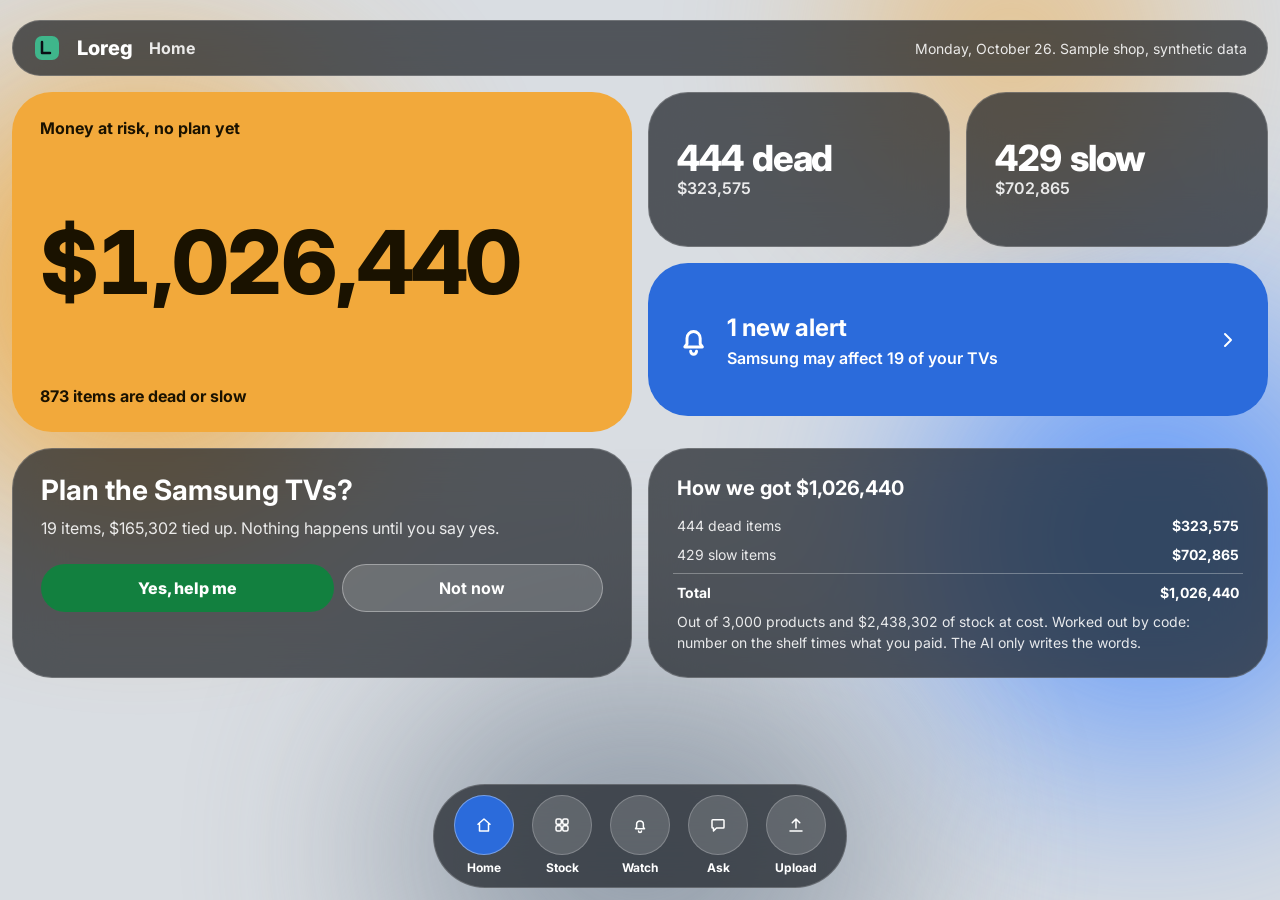
<file: prior/web-prototype/index.html>
<!doctype html>
<html lang="en">
<head>
<meta charset="utf-8">
<meta name="viewport" content="width=device-width, initial-scale=1, viewport-fit=cover">
<title>Loreg</title>
<link rel="preconnect" href="https://fonts.googleapis.com">
<link href="https://fonts.googleapis.com/css2?family=Inter:wght@400;500;600;700;800&display=swap" rel="stylesheet">
<link href="https://cdn.jsdelivr.net/npm/bootstrap@5.3.3/dist/css/bootstrap.min.css" rel="stylesheet">
<link href="styles.css" rel="stylesheet">
</head>
<body>
<svg width="0" height="0" style="position:absolute" aria-hidden="true" focusable="false">
  <symbol id="i-home" viewBox="0 0 24 24"><path d="M4 11l8-7 8 7M6 10v10h12V10"/></symbol>
  <symbol id="i-grid" viewBox="0 0 24 24"><rect x="4" y="4" width="7" height="7" rx="2"/><rect x="13" y="4" width="7" height="7" rx="2"/><rect x="4" y="13" width="7" height="7" rx="2"/><rect x="13" y="13" width="7" height="7" rx="2"/></symbol>
  <symbol id="i-bell" viewBox="0 0 24 24"><path d="M6 17h12l-1.5-2V11a4.5 4.5 0 0 0-9 0v4L6 17zM10 20a2 2 0 0 0 4 0"/></symbol>
  <symbol id="i-chat" viewBox="0 0 24 24"><path d="M5 5h14a1 1 0 0 1 1 1v9a1 1 0 0 1-1 1H10l-4 4v-4H5a1 1 0 0 1-1-1V6a1 1 0 0 1 1-1z"/></symbol>
  <symbol id="i-upload" viewBox="0 0 24 24"><path d="M12 16V4M7 9l5-5 5 5M4 20h16"/></symbol>
  <symbol id="i-chev" viewBox="0 0 24 24"><path d="M9 6l6 6-6 6"/></symbol>
  <symbol id="i-check" viewBox="0 0 24 24"><path d="M5 12.5l4.5 4.5L19 7.5"/></symbol>
  <symbol id="i-send" viewBox="0 0 24 24"><path d="M12 19V5M6 11l6-6 6 6"/></symbol>
</svg>

<div class="blobs" aria-hidden="true"><div class="blob amber"></div><div class="blob blue"></div><div class="blob gray"></div><div class="blob amber2"></div></div>
<div id="live" class="visually-hidden" aria-live="polite"></div>

<div class="container-xxl app">
  <header class="top glass d-flex align-items-center gap-3 mb-3">
    <svg width="28" height="28" viewBox="0 0 28 28" aria-hidden="true"><rect x="2" y="2" width="24" height="24" rx="7" fill="#3FB68B"/><path d="M9 8v11h8" stroke="#0B0F14" stroke-width="2.5" fill="none" stroke-linecap="round" stroke-linejoin="round"/></svg>
    <span class="brand">Loreg</span>
    <span id="viewName" class="fw-bold soft">Home</span>
    <span class="ms-auto soft small d-none d-md-inline"><span data-bind="asOfLong"></span>. <span data-bind="shop"></span>, synthetic data</span>
  </header>

  <div id="loadError" class="tile glass" hidden>Could not load snapshot.json. Run <code>python snapshot.py</code> and serve this folder over http.</div>

  <main id="main" hidden>
    <!-- HOME -->
    <section class="view" data-view="home" hidden>
      <h1 class="visually-hidden vh" tabindex="-1">Home: Loreg Daily</h1>
      <div class="row g-3">
        <div class="col-12 col-lg-6">
          <section class="tile tile-amber tile-hero d-flex flex-column justify-content-between h-100" aria-label="Money at risk">
            <div class="label">Money at risk, no plan yet</div>
            <div class="num num-hero" data-kpi></div>
            <div>
              <div class="label"><span data-bind="atRiskN"></span> items are dead or slow</div>
              <div class="label" data-kpi-note hidden></div>
            </div>
          </section>
        </div>
        <div class="col-12 col-lg-6">
          <div class="row g-3 h-100">
            <div class="col-6"><section class="tile glass h-100 d-flex flex-column justify-content-center" aria-label="Dead items"><div class="num num-lg"><span data-bind="deadN"></span> dead</div><div class="soft fw-semibold" data-bind="deadCap"></div></section></div>
            <div class="col-6"><section class="tile glass h-100 d-flex flex-column justify-content-center" aria-label="Slow items"><div class="num num-lg"><span data-bind="slowN"></span> slow</div><div class="soft fw-semibold" data-bind="slowCap"></div></section></div>
            <div class="col-12" data-needs="launch">
              <a href="#watch" class="tile tile-blue d-flex align-items-center gap-3 text-decoration-none h-100">
                <svg class="ico" style="width:2.2rem;height:2.2rem" aria-hidden="true"><use href="#i-bell"/></svg>
                <span class="flex-grow-1"><span class="d-block fs-4 fw-bolder">1 new alert</span><span class="d-block fw-semibold"><span data-bind="launchBrand"></span> may affect <span data-bind="launchN"></span> of your <span data-bind="launchCat"></span></span></span>
                <svg class="ico" aria-hidden="true"><use href="#i-chev"/></svg>
              </a>
            </div>
          </div>
        </div>
        <div class="col-12 col-md-6" data-needs="launch">
          <section class="tile glass h-100 d-flex flex-column gap-2" aria-label="One question">
            <div id="qAsk">
              <div class="fs-3 fw-bolder lh-sm">Plan the <span data-bind="launchLabel"></span>?</div>
              <div class="soft mt-2"><span data-bind="launchN"></span> items, <span data-bind="launchCap"></span> tied up. Nothing happens until you say yes.</div>
              <div class="d-flex gap-2 mt-4">
                <button type="button" class="btn-pill btn-go flex-fill" data-action="help" data-go="ask">Yes, help me</button>
                <button type="button" class="btn-pill btn-soft flex-fill" data-action="home-later">Not now</button>
              </div>
            </div>
            <div id="qLater" hidden>
              <div class="fs-3 fw-bolder lh-sm">Okay, nothing planned</div>
              <div class="soft mt-2">Loreg won’t plan anything until you ask.</div>
              <button type="button" class="btn-pill btn-soft mt-4" data-action="home-undo">Ask me again</button>
            </div>
          </section>
        </div>
        <div class="col-12 col-md-6">
          <section class="tile glass h-100" aria-label="How we got this number">
            <div class="fs-5 fw-bolder">How we got <span data-bind="atRiskCap"></span></div>
            <dl class="row g-2 mt-1 mb-2 small">
              <dt class="col-8 fw-normal soft"><span data-bind="deadN"></span> dead items</dt><dd class="col-4 text-end fw-bold mb-0" data-bind="deadCap"></dd>
              <dt class="col-8 fw-normal soft"><span data-bind="slowN"></span> slow items</dt><dd class="col-4 text-end fw-bold mb-0" data-bind="slowCap"></dd>
              <dt class="col-8 border-top pt-2" style="border-color:rgba(255,255,255,.3)!important">Total</dt><dd class="col-4 text-end fw-bolder mb-0 border-top pt-2" style="border-color:rgba(255,255,255,.3)!important" data-bind="atRiskCap"></dd>
            </dl>
            <div class="soft small">Out of <span data-bind="skus"></span> products and <span data-bind="stockCap"></span> of stock at cost. Worked out by code: number on the shelf times what you paid. The AI only writes the words.</div>
          </section>
        </div>
      </div>
    </section>

    <!-- STOCK -->
    <section class="view" data-view="stock" hidden>
      <h1 class="visually-hidden vh" tabindex="-1">Stock</h1>
      <div class="row g-3">
        <div class="col-12">
          <section class="tile tile-amber d-flex flex-wrap align-items-center justify-content-between gap-2" aria-label="Money at risk">
            <span class="label">Money at risk, no plan yet<br><span class="fw-bold" data-kpi-note hidden></span></span>
            <span class="num num-lg" style="font-size:clamp(2rem,5vw,3.25rem)" data-kpi></span>
          </section>
        </div>
        <div class="col-12 col-xl-5">
          <div id="pills" class="row g-3 row-cols-2 row-cols-sm-3 row-cols-xl-2 row-cols-xxl-3 h-100"></div>
        </div>
        <div class="col-12 col-xl-7">
          <section class="tile glass h-100" aria-label="Biggest amounts tied up">
            <div class="d-flex flex-wrap justify-content-between align-items-center gap-2 mb-2"><h2 class="fs-5 fw-bolder m-0">Biggest amounts tied up</h2><span class="soft small">Sorted by money tied up</span></div>
            <div class="table-responsive">
              <table class="table table-glass table-hover">
                <thead><tr><th scope="col">Item</th><th scope="col" class="text-end">On shelf</th><th scope="col" class="text-end d-none d-md-table-cell">Days since sold</th><th scope="col">Status</th><th scope="col" class="d-none d-lg-table-cell">Why flagged</th><th scope="col" class="text-end">Tied up</th></tr></thead>
                <tbody id="topRows"></tbody>
              </table>
            </div>
          </section>
        </div>
      </div>
    </section>

    <!-- WATCH -->
    <section class="view" data-view="watch" hidden>
      <h1 class="visually-hidden vh" tabindex="-1">Loreg Watch</h1>
      <div class="row g-3">
        <div class="col-12 col-xl-8" data-needs="launch">
          <article class="tile glass h-100 d-flex flex-column gap-3" aria-label="New alert with a stated launch date">
            <div class="d-flex flex-wrap gap-2"><span class="chip chip-blue">New</span><span class="chip chip-green">Launch date stated</span></div>
            <h2 class="fs-3 fw-bolder lh-sm m-0">[Headline from the source]</h2>
            <dl class="row row-cols-2 row-cols-md-4 g-3 m-0 small">
              <div class="col"><dt class="fw-normal soft">Source</dt><dd class="m-0 fw-semibold"><span data-bind="launchBrand"></span> Newsroom [link]</dd></div>
              <div class="col"><dt class="fw-normal soft">Published</dt><dd class="m-0 fw-semibold">[date]</dd></div>
              <div class="col"><dt class="fw-normal soft">Checked by Loreg</dt><dd class="m-0 fw-semibold" data-bind="asOfShort"></dd></div>
              <div class="col"><dt class="fw-normal soft">Launch date</dt><dd class="m-0 fw-semibold">[date in the article]</dd></div>
            </dl>
            <div class="rounded-4 p-3" style="background:rgba(255,255,255,.08);border:1px solid rgba(255,255,255,.18)">
              <div class="fw-bolder mb-2">Your stock that may be affected: <span data-bind="launchN"></span> items, <span data-bind="launchCap"></span> tied up</div>
              <ul id="affected" class="list-unstyled m-0 small" style="font-variant-numeric:tabular-nums"></ul>
              <p class="soft small mt-2 mb-0">These are the items in the affected product lines that are dead or slow. Once the article’s launch date is attached, Loreg will also check which ones have more stock than will sell before it. Those figures are worked out by code from your sales.</p>
            </div>
            <div id="watchActions" class="d-flex flex-wrap align-items-center gap-2 mt-auto">
              <button type="button" class="btn-pill btn-go" data-action="help" data-go="ask">Help me with this</button>
              <button type="button" class="btn-pill btn-soft" data-action="watch-dismiss">Not now</button>
              <span class="soft small">Nothing is planned until you ask.</span>
            </div>
            <div id="watchDismissed" class="d-flex flex-wrap align-items-center gap-2 mt-auto" hidden>
              <span class="soft">Dismissed. It stays under “Not now”.</span>
              <button type="button" class="btn-pill btn-soft" data-action="watch-undo">Undo</button>
            </div>
          </article>
        </div>
        <div class="col-12 col-xl-4">
          <div class="row g-3">
            <div class="col-12 col-md-6 col-xl-12">
              <article class="tile glass h-100 d-flex flex-column gap-2" aria-label="Announced, no launch date">
                <div class="d-flex flex-wrap gap-2"><span class="chip chip-blue">New</span><span class="chip chip-amber">Announced, no date</span></div>
                <h2 class="fs-5 fw-bolder lh-sm m-0">[Headline from another source]</h2>
                <p class="soft small m-0">Source: [outlet and link]. Published [date]. The article gives no date, so Loreg shows it as announced, not as launching on a day.</p>
              </article>
            </div>
            <div class="col-12 col-md-6 col-xl-12">
              <article class="tile glass h-100 d-flex flex-column gap-2" aria-label="Source flagged">
                <div><span class="chip chip-red">Check this source</span></div>
                <p class="small m-0">The text of [source name] contained suspicious instructions. Loreg treated it as plain data and did not act on it.</p>
              </article>
            </div>
          </div>
        </div>
      </div>
    </section>

    <!-- ASK -->
    <section class="view" data-view="ask" hidden>
      <h1 class="visually-hidden vh" tabindex="-1">Ask Loreg</h1>
      <div class="row g-3">
        <div class="col-12 col-lg-4 order-lg-2">
          <div class="row g-3">
            <div class="col-12 col-md-6 col-lg-12">
              <section class="tile tile-amber h-100 d-flex flex-column gap-1" aria-label="Money at risk">
                <div class="label">Money at risk, no plan yet</div>
                <div class="num num-hero" style="font-size:clamp(2.25rem,4.5vw,3.5rem)" data-kpi></div>
                <div class="label" data-kpi-note hidden></div>
              </section>
            </div>
            <div class="col-12 col-md-6 col-lg-12">
              <section class="tile glass h-100 soft small">Loreg shows one option per item. Nothing happens until you accept, and you can decline any of them. Money at risk is worked out by code.</section>
            </div>
          </div>
        </div>
        <div class="col-12 col-lg-8 order-lg-1">
          <div id="chat" class="d-flex flex-column gap-3">
            <div class="bubble-user">What should I clear before the launch?</div>
            <ol class="steps glass" aria-label="What Loreg checked">
              <li><svg class="ico" style="color:#5FD0A3" aria-hidden="true"><use href="#i-check"/></svg>Checked launch news: 1 source with a date</li>
              <li><svg class="ico" style="color:#5FD0A3" aria-hidden="true"><use href="#i-check"/></svg>Looked at <span data-bind="launchN"></span> <span data-bind="launchLabel"></span> in your stock</li>
              <li><svg class="ico" style="color:#5FD0A3" aria-hidden="true"><use href="#i-check"/></svg>Worked out days of stock and what each would earn</li>
            </ol>
            <div class="bubble-bot glass">
              <p class="m-0 mb-2">A <span data-bind="launchBrand"></span> announcement may affect <span data-bind="launchN"></span> of your <span data-bind="launchCat"></span>. Source: [outlet and link], published [date], launch date [date in the article].</p>
              <p class="m-0 mb-2">The 3 with the most money tied up hold <span data-bind="top3Cap"></span> between them. The date in the article decides which of them can still sell in time.</p>
              <p class="m-0 fw-bold">Want me to plan what to do with them?</p>
              <div id="askButtons" class="d-flex flex-wrap gap-2 mt-3">
                <button type="button" class="btn-pill btn-go" data-action="help">Yes, plan it</button>
                <button type="button" class="btn-pill btn-soft" data-action="ask-later">Not now</button>
              </div>
            </div>
            <div id="askLater" class="bubble-bot glass" hidden>Okay. I won’t plan anything until you ask. <button type="button" class="btn-pill btn-soft ms-2" data-action="ask-undo">Plan it now</button></div>
            <div id="askPlan" class="d-flex flex-column gap-3" hidden>
              <div class="bubble-user">Yes, plan it</div>
              <div class="bubble-bot glass">Here is one option for each of the three. You decide.</div>
              <div id="cards" class="row g-3"></div>
            </div>
          </div>
          <form id="composer" class="composer glass d-flex align-items-center gap-2 mt-3" aria-label="Ask a question">
            <label for="q" class="visually-hidden">Ask about your stock</label>
            <input id="q" class="flex-grow-1" type="text" placeholder="Ask about your stock" autocomplete="off">
            <button type="submit" class="send" aria-label="Send"><svg class="ico" aria-hidden="true"><use href="#i-send"/></svg></button>
          </form>
        </div>
      </div>
    </section>

    <!-- UPLOAD -->
    <section class="view" data-view="upload" hidden>
      <h1 class="visually-hidden vh" tabindex="-1">Upload and purchase bills</h1>
      <div class="row g-3">
        <div class="col-12 col-xl-5">
          <div class="row g-3">
            <div class="col-12">
              <section class="tile glass d-flex align-items-center gap-3" aria-label="Stock list file">
                <span class="d-inline-flex align-items-center justify-content-center rounded-circle flex-shrink-0" style="width:72px;height:72px;background:var(--blue)"><svg class="ico" style="width:2.2rem;height:2.2rem" aria-hidden="true"><use href="#i-upload"/></svg></span>
                <span><span class="d-block fs-5 fw-bolder">Stock list</span><span class="d-block soft small" data-bind="upFile"></span><span class="d-block soft small"><span data-bind="upRows"></span> rows read. Dates and prices understood.</span></span>
              </section>
            </div>
            <div class="col-12 col-sm-6"><section class="tile tile-green h-100 d-flex align-items-center gap-3" aria-label="Rows OK"><span class="num num-lg" data-bind="upOk"></span><span class="fw-bold">rows OK</span></section></div>
            <div class="col-6 col-sm-3"><section class="tile glass h-100 d-flex flex-column align-items-center justify-content-center text-center px-2" aria-label="To look at"><span class="num num-lg" data-bind="upLook"></span><span class="small fw-bold">to look at</span></section></div>
            <div class="col-6 col-sm-3"><section id="blockedTile" class="tile tile-red h-100 d-flex flex-column align-items-center justify-content-center text-center px-2" aria-label="Blocked"><span class="num num-lg" data-bind="upBlocked"></span><span class="small fw-bold">blocked</span></section></div>
            <div class="col-12">
              <section class="tile glass" aria-label="Problems found">
                <div id="issuesTitle" class="fw-bolder mb-2"></div>
                <ul id="issues" class="list-unstyled m-0 small d-flex flex-column gap-2"></ul>
              </section>
            </div>
          </div>
        </div>
        <div class="col-12 col-xl-7">
          <section class="tile glass h-100 d-flex flex-column gap-3" aria-label="Purchase bill">
            <div class="d-flex flex-wrap align-items-center gap-2"><h2 class="fs-5 fw-bolder m-0">Purchase bill</h2><span class="chip">Optional</span><span class="chip">Sample bill</span><span class="soft small ms-md-auto">Nothing is saved until you check it.</span></div>
            <div class="row g-3">
              <div class="col-12 col-md-4 col-xl-3"><div class="photo" role="img" aria-label="Photo of the bill being read"><div class="soft small">Bill photo</div><i style="width:70%"></i><i style="width:90%"></i><i style="width:85%"></i><i style="width:88%"></i><i style="width:60%"></i><i style="width:80%"></i></div></div>
              <div class="col-12 col-md-8 col-xl-9">
                <dl class="d-flex flex-wrap gap-4 small mb-2"><div><dt class="fw-normal soft">Supplier</dt><dd class="m-0">[read from the bill]</dd></div><div><dt class="fw-normal soft">Invoice number</dt><dd class="m-0">[read from the bill]</dd></div><div><dt class="fw-normal soft">Bill date</dt><dd class="m-0">[read from the bill]</dd></div></dl>
                <div class="table-responsive">
                  <table class="table table-glass table-sm">
                    <thead><tr><th scope="col">On the bill</th><th scope="col" class="text-end">Qty</th><th scope="col" class="text-end">You paid each</th><th scope="col" class="text-end">Line total</th><th scope="col">Matched to</th></tr></thead>
                    <tbody id="billRows"></tbody>
                  </table>
                </div>
                <p class="soft small mb-0">The <span data-bind="billN"></span> lines add up to <span data-bind="billSum"></span>. Loreg checks this against the total printed on the bill, and checks that each quantity times price equals its line total.</p>
              </div>
            </div>
            <div class="d-flex flex-wrap gap-2 mt-auto">
              <button type="button" class="btn-pill btn-go">Save the <span data-bind="billOkN"></span> checked lines</button>
              <button type="button" class="btn-pill btn-soft">Check the unclear line</button>
              <a href="#stock" class="btn-pill btn-blue d-inline-flex align-items-center text-decoration-none ms-md-auto">Continue with <span class="mx-1" data-bind="upContinue"></span> items</a>
            </div>
          </section>
        </div>
      </div>
    </section>
  </main>
</div>

<nav class="dock glass" aria-label="Main">
  <a href="#home" data-nav="home"><span class="c"><svg class="ico" aria-hidden="true"><use href="#i-home"/></svg></span>Home</a>
  <a href="#stock" data-nav="stock"><span class="c"><svg class="ico" aria-hidden="true"><use href="#i-grid"/></svg></span>Stock</a>
  <a href="#watch" data-nav="watch"><span class="c"><svg class="ico" aria-hidden="true"><use href="#i-bell"/></svg></span>Watch</a>
  <a href="#ask" data-nav="ask"><span class="c"><svg class="ico" aria-hidden="true"><use href="#i-chat"/></svg></span>Ask</a>
  <a href="#upload" data-nav="upload"><span class="c"><svg class="ico" aria-hidden="true"><use href="#i-upload"/></svg></span>Upload</a>
</nav>

<script type="application/json" id="snapshot"></script>
<script src="app.js"></script>
</body>
</html>
</file>
<file: prior/web-prototype/styles.css>
/* Loreg glass bento. Layout comes from Bootstrap 5.3.3 (grid, utilities, table-responsive). */
:root {
  --base: #D9DDE2;
  --ink: #1E232A;
  --glass: rgba(34, 38, 44, 0.74);
  --glass-line: rgba(255, 255, 255, 0.18);
  --soft: rgba(255, 255, 255, 0.88);
  --chip: rgba(255, 255, 255, 0.16);
  --amber: #F2A93B;
  --amber-ink: #1A1200;
  --blue: #2B6BDB;
  --green: #12803F;
  --red: #C23B3B;
  --blob-gray: #8E99A6;
  --blob-opacity: 0.9;
  box-sizing: border-box;
  padding-top: env(safe-area-inset-top, 0px);
  padding-bottom: env(safe-area-inset-bottom, 0px);
}
html { scroll-padding-top: env(safe-area-inset-top, 0px); }
@media (prefers-color-scheme: dark) {
  :root:not([data-theme="light"]) {
    --base: #12151A; --ink: #E6EDF3; --glass: rgba(52, 58, 68, 0.66); --glass-line: rgba(255, 255, 255, 0.16);
    --blob-gray: #3A4350; --blob-opacity: 0.6;
  }
}
:root[data-theme="dark"] {
  --base: #12151A; --ink: #E6EDF3; --glass: rgba(52, 58, 68, 0.66); --glass-line: rgba(255, 255, 255, 0.16);
  --blob-gray: #3A4350; --blob-opacity: 0.6;
}

body { margin: 0; background: var(--base); color: var(--ink); font-family: 'Inter', system-ui, sans-serif; }
a { color: inherit; }
.blobs { position: fixed; inset: 0; overflow: hidden; pointer-events: none; z-index: 0; }
.blob { position: absolute; border-radius: 50%; opacity: var(--blob-opacity); }
.blob.amber { left: -6vw; top: 8vh; width: 34vw; height: 34vw; background: var(--amber); filter: blur(100px); }
.blob.blue { right: -8vw; top: 34vh; width: 36vw; height: 36vw; background: #4C8DFF; filter: blur(110px); opacity: 0.8; }
.blob.gray { left: 30vw; bottom: -16vh; width: 40vw; height: 30vw; background: var(--blob-gray); filter: blur(100px); }
.blob.amber2 { right: 8vw; top: -12vh; width: 26vw; height: 24vw; background: var(--amber); filter: blur(90px); opacity: 0.5; }

.app { position: relative; z-index: 1; padding-top: 20px; padding-bottom: 150px; }

/* glass and solid tiles */
.glass { background: var(--glass); -webkit-backdrop-filter: blur(24px) saturate(140%); backdrop-filter: blur(24px) saturate(140%); border: 1px solid var(--glass-line); color: #fff; }
.tile { border-radius: 40px; padding: 1.5rem 1.75rem; color: #fff; }
.tile.glass { color: #fff; }
.tile-amber { background: var(--amber); color: var(--amber-ink); border: 0; }
.tile-blue { background: var(--blue); color: #fff; }
.tile-green { background: var(--green); color: #fff; }
.tile-red { background: var(--red); color: #fff; }
.soft { color: var(--soft); }
.top { border-radius: 999px; padding: 0 1.25rem; height: 56px; }
.brand { font-weight: 800; font-size: 1.25rem; }
.num { font-weight: 800; letter-spacing: -0.03em; font-variant-numeric: tabular-nums; line-height: 1; }
.num-hero { font-size: clamp(2.75rem, 7vw, 5.5rem); }
.num-lg { font-size: clamp(1.75rem, 3vw, 2.25rem); }
.tile-hero { min-height: 220px; }
@media (min-width: 992px) { .tile-hero { min-height: 340px; } }
.label { font-weight: 700; font-size: 1rem; }
.chip { display: inline-block; padding: 3px 11px; border-radius: 999px; font-size: 12px; font-weight: 800; color: #fff; background: var(--chip); }
.chip-blue { background: var(--blue); }
.chip-green { background: var(--green); }
.chip-red { background: var(--red); }
.chip-amber { background: var(--amber); color: var(--amber-ink); }

/* buttons */
.btn-pill { border-radius: 999px; min-height: 48px; padding: 0 1.5rem; font-weight: 800; border: 0; color: #fff; font-family: inherit; }
.btn-go { background: var(--green); }
.btn-blue { background: var(--blue); }
.btn-soft { background: var(--chip); border: 1px solid rgba(255, 255, 255, 0.35); font-weight: 700; }
.btn-pill:focus-visible, .dock a:focus-visible, a:focus-visible { outline: 3px solid #fff; outline-offset: 2px; box-shadow: 0 0 0 5px var(--blue); }

/* tall pill bars */
.pillbar { position: relative; overflow: hidden; border-radius: 40px; min-height: 260px; height: 100%; }
.pillbar .fill { position: absolute; left: 0; right: 0; bottom: 0; height: var(--fill); background: var(--blue); }
.pillbar .cap { position: relative; padding: 1.25rem 1.25rem; }

/* tables inside glass */
.table-glass { --bs-table-bg: transparent; --bs-table-color: #fff; --bs-table-border-color: rgba(255, 255, 255, 0.18); --bs-table-hover-bg: rgba(255, 255, 255, 0.06); --bs-table-hover-color: #fff; margin: 0; font-variant-numeric: tabular-nums; }
.table-glass th { color: var(--soft); font-weight: 600; font-size: 0.85rem; }
.table-glass td, .table-glass th { padding: 0.8rem 0.75rem; vertical-align: middle; }

/* chat */
.bubble-user { background: var(--blue); color: #fff; border-radius: 28px 28px 8px 28px; padding: 12px 20px; font-weight: 700; max-width: 85%; margin-left: auto; width: fit-content; }
.bubble-bot { border-radius: 28px 28px 28px 8px; padding: 16px 22px; max-width: 92%; }
.steps { list-style: none; margin: 0; padding: 14px 20px; border-radius: 22px; font-size: 0.85rem; }
.steps li { display: flex; gap: 10px; align-items: center; padding: 3px 0; }
.composer { border-radius: 999px; padding: 6px 6px 6px 22px; }
.composer input { background: transparent; border: 0; color: #fff; outline: none; min-height: 44px; font-weight: 500; }
.composer input::placeholder { color: rgba(255, 255, 255, 0.75); }
.send { width: 44px; height: 44px; border-radius: 50%; border: 0; background: var(--blue); color: #fff; display: inline-flex; align-items: center; justify-content: center; }

/* icons */
.ico { width: 1.5em; height: 1.5em; fill: none; stroke: currentColor; stroke-width: 2; stroke-linecap: round; stroke-linejoin: round; flex: 0 0 auto; }

/* floating dock */
.dock { position: fixed; left: 50%; transform: translateX(-50%); bottom: calc(12px + env(safe-area-inset-bottom, 0px)); z-index: 20; display: flex; gap: 6px; padding: 10px 14px; border-radius: 999px; max-width: calc(100vw - 16px); }
.dock a { display: flex; flex-direction: column; align-items: center; gap: 4px; min-width: 60px; padding: 0 4px; color: #fff; text-decoration: none; font-size: 12px; font-weight: 700; }
.dock .c { width: 52px; height: 52px; border-radius: 50%; display: flex; align-items: center; justify-content: center; background: var(--chip); border: 1px solid rgba(255, 255, 255, 0.22); }
.dock a[aria-current="page"] .c { background: var(--blue); border-color: rgba(255, 255, 255, 0.35); }
@media (min-width: 992px) { .dock .c { width: 60px; height: 60px; } .dock a { min-width: 72px; } }

.photo { border-radius: 24px; background: rgba(255, 255, 255, 0.08); border: 1px solid var(--glass-line); padding: 18px; min-height: 280px; }
.photo i { display: block; height: 8px; border-radius: 4px; background: rgba(255, 255, 255, 0.28); margin: 12px 0; }
html [hidden] { display: none !important; } /* beats Bootstrap .d-flex so hidden panels really hide */
.view h1.vh:focus { outline: none; }
</file>
